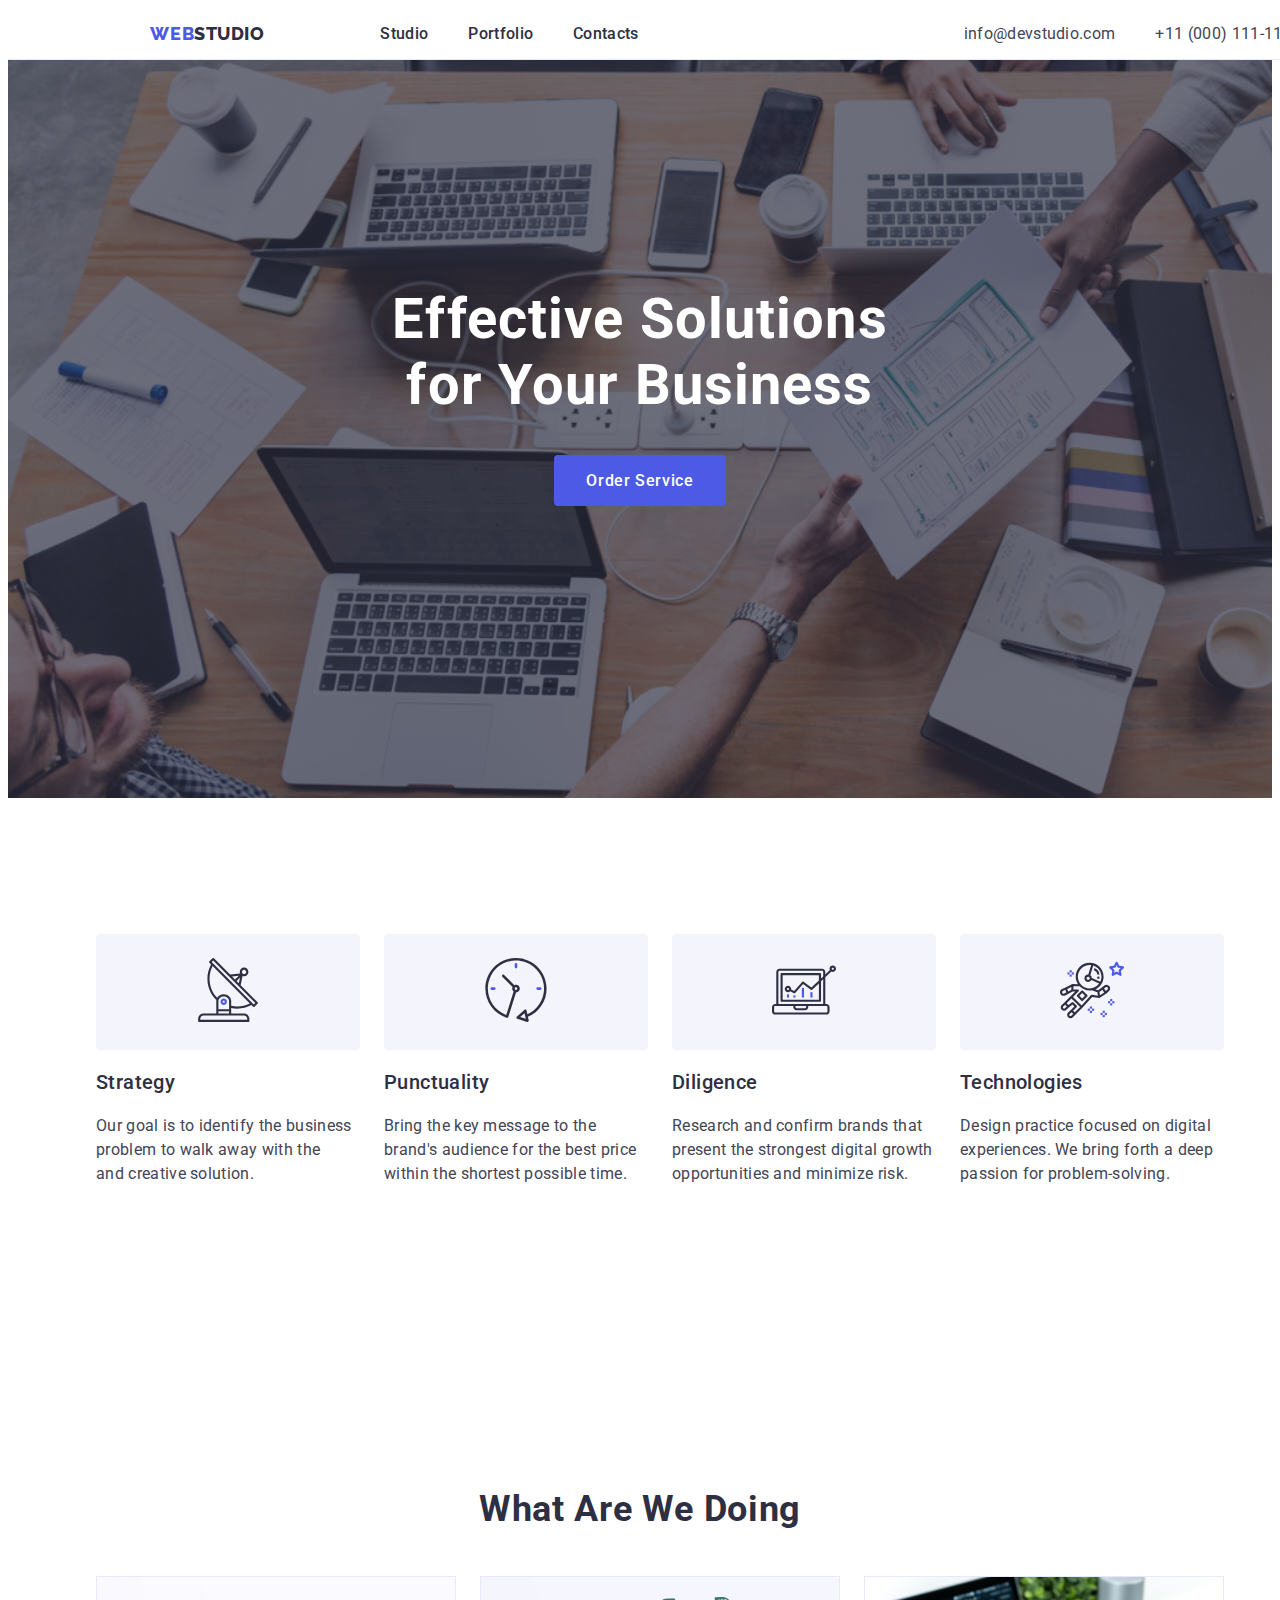
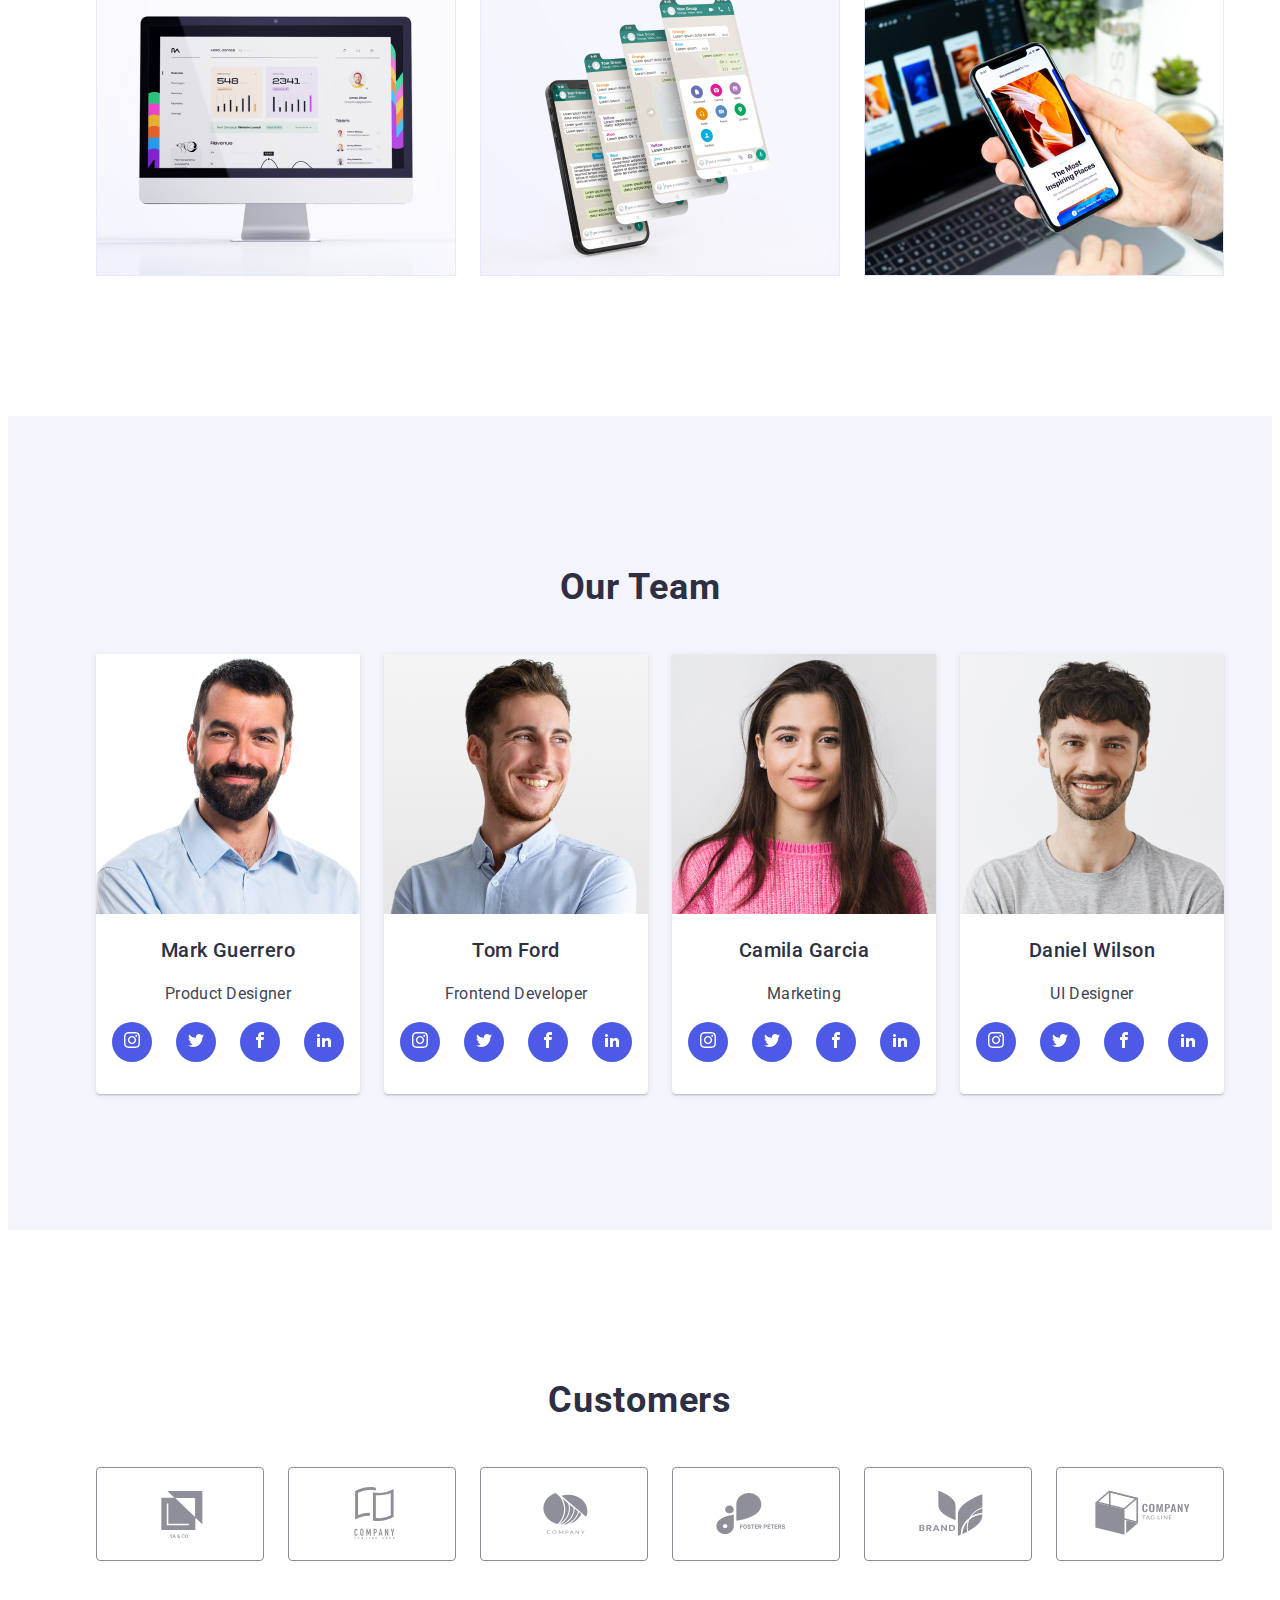
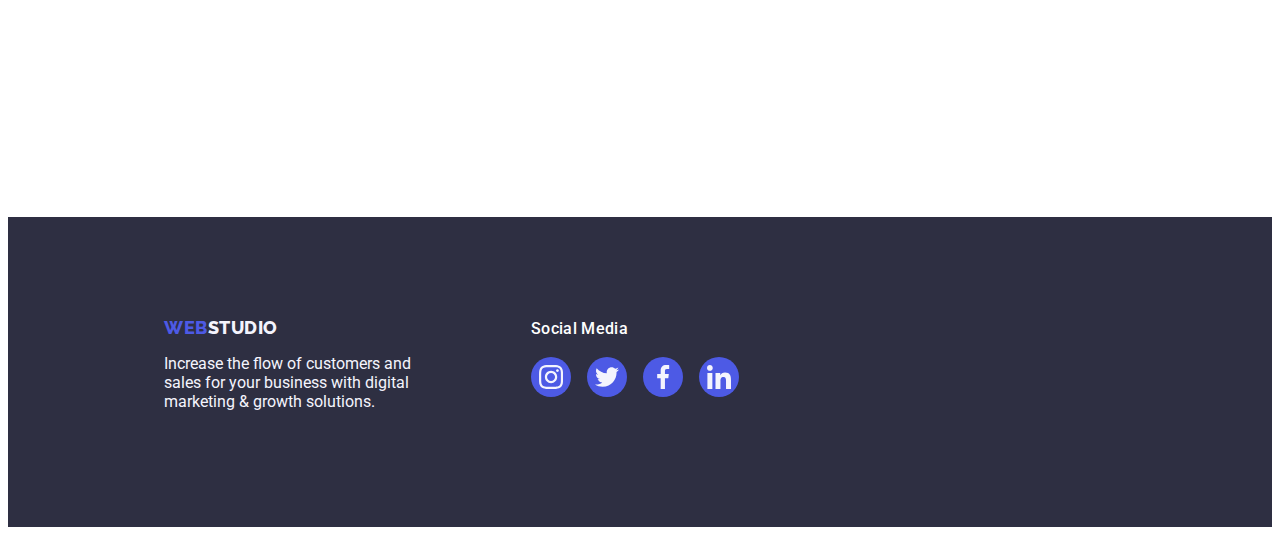
<file: index.html>
<!DOCTYPE html>
<html lang="en">
  <head>
    <meta charset="UTF-8" />
    <meta name="viewport" content="width=device-width, initial-scale=1.0" />
    <title>Studio</title>
    <link rel="preconnect" href="https://fonts.googleapis.com" />
    <link rel="preconnect" href="https://fonts.gstatic.com" crossorigin />
    <link
      href="https://fonts.googleapis.com/css2?family=Raleway:wght@800&family=Roboto:wght@400;500;700;900&display=swap"
      rel="stylesheet"
    />
    <link rel="stylesheet" href="css/styles.css" />
  </head>
  <body>
    <!-- HEADER -->
    <header class="header d-flex container">
      <!-- LOGO -->
      <div class="d-flex">
        <a href="#" class="logo-header link"><span>WEB</span>STUDIO</a>
        <!-- NAVIGATION BAR -->
        <nav class="navigation-bar">
          <ul class="header-list list">
            <li class="header-item">
              <a class="header-link link" href="index.html">Studio</a>
            </li>
            <li class="header-item">
              <a class="header-link link" href="portfolio.html">Portfolio</a>
            </li>
            <li class="header-item">
              <a class="header-link link" href="#">Contacts</a>
            </li>
          </ul>
        </nav>
      </div>
      <ul class="header-contact-info list">
        <li>
          <a
            class="header-contact-info-link link"
            href="mailto:info@devstudio.com"
            >info@devstudio.com</a
          >
        </li>
        <li>
          <a class="header-contact-info-link link" href="tel:+11(000)111-11-11"
            >+11 (000) 111-11-11</a
          >
        </li>
      </ul>
    </header>
    <main>
      <!-- MAIN HEADING -->
      <section class="hero">
        <h1 class="hero-header">
          Effective Solutions <br />
          for Your Business
        </h1>
        <button type="button" class="hero-button button">Order Service</button>
      </section>
      <!-- ADVANTAGES SECTION -->
      <section class="advantages section">
        <ul class="advantages-list list">
          <li class="advantages-item">
            <div class="advantages-icon icon">
              <svg class="svg" width="64" height="64">
                <use href="./images/icons.svg#antenna"></use>
              </svg>
            </div>
            <h3 class="advantages-title header-three">Strategy</h3>
            <p class="advantages-description description">
              Our goal is to identify the business<br />problem to walk away
              with the<br />and creative solution.
            </p>
          </li>
          <li class="advantages-item">
            <div class="advantages-icon icon">
              <svg class="svg" width="64" height="64">
                <use href="./images/icons.svg#clock"></use>
              </svg>
            </div>
            <h3 class="advantages-title header-three">Punctuality</h3>
            <p class="advantages-description description">
              Bring the key message to the<br />brand's audience for the best
              price<br />within the shortest possible time.
            </p>
          </li>
          <li class="advantages-item">
            <div class="advantages-icon icon">
              <svg class="svg" width="64" height="64">
                <use href="./images/icons.svg#computer"></use>
              </svg>
            </div>
            <h3 class="advantages-title header-three">Diligence</h3>
            <p class="advantages-description description">
              Research and confirm brands that<br />present the strongest
              digital growth<br />opportunities and minimize risk.
            </p>
          </li>
          <li class="advantages-item">
            <div class="advantages-icon icon">
              <svg class="svg" width="64" height="64">
                <use href="./images/icons.svg#astronaut"></use>
              </svg>
            </div>
            <h3 class="advantages-title header-three">Technologies</h3>
            <p class="advantages-description description">
              Design practice focused on digital<br />experiences. We bring
              forth a deep<br />passion for problem-solving.
            </p>
          </li>
        </ul>
      </section>
      <!-- WHAT ARE WE DOING SECTION -->
      <section class="services section">
        <h2 class="services-header subheader">What Are We Doing</h2>
        <div class="d-flex">
          <ul class="services-list list">
            <li class="services-item">
              <img
                src="images/monitor.jpg"
                alt="monitor"
                width="360"
                height="300"
              />
            </li>
            <li class="services-item">
              <img
                src="images/whatsapp.jpg"
                alt="whatsapp"
                width="360"
                height="300"
              />
            </li>
            <li class="services-item">
              <img
                src="images/cellphone.jpg"
                alt="cellphone"
                width="360"
                height="300"
              />
            </li>
          </ul>
        </div>
      </section>
      <!-- OUR TEAM SECTION -->
      <section class="team section">
        <h2 class="team-header subheader">Our Team</h2>
        <div class="d-flex">
          <ul class="team-members-list list">
            <li class="team-members-item">
              <img
                src="images/mark.jpg"
                alt="Mark Guerrero"
                width="264"
                height="260"
              />
              <h3 class="team-member-name header-three">Mark Guerrero</h3>
              <p class="team-member-position description">Product Designer</p>
              <div>
                <ul class="team-socials-list list">
                  <li class="team-socials icon">
                    <a href="#">
                      <svg class="svg" width="16" height="16">
                        <use href="./images/icons.svg#instagram"></use>
                      </svg>
                    </a>
                  </li>
                  <li class="team-socials">
                    <a href="#">
                      <svg class="svg" width="16" height="16">
                        <use href="./images/icons.svg#twitter"></use>
                      </svg>
                    </a>
                  </li>
                  <li class="team-socials">
                    <a href="#">
                      <svg class="svg" width="16" height="16">
                        <use href="./images/icons.svg#facebook"></use>
                      </svg>
                    </a>
                  </li>
                  <li class="team-socials">
                    <a href="#">
                      <svg class="svg" width="16" height="16">
                        <use href="./images/icons.svg#linkedin"></use>
                      </svg>
                    </a>
                  </li>
                </ul>
              </div>
            </li>
            <li class="team-members-item">
              <img
                src="images/tom.jpg"
                alt="Tom Ford"
                width="264"
                height="260"
              />
              <h3 class="team-member-name header-three">Tom Ford</h3>
              <p class="team-member-position description">Frontend Developer</p>
              <div>
                <ul class="team-socials-list list">
                  <li class="team-socials icon">
                    <a href="#">
                      <svg class="svg" width="16" height="16">
                        <use href="./images/icons.svg#instagram"></use>
                      </svg>
                    </a>
                  </li>
                  <li class="team-socials">
                    <a href="#">
                      <svg class="svg" width="16" height="16">
                        <use href="./images/icons.svg#twitter"></use>
                      </svg>
                    </a>
                  </li>
                  <li class="team-socials">
                    <a href="#">
                      <svg class="svg" width="16" height="16">
                        <use href="./images/icons.svg#facebook"></use>
                      </svg>
                    </a>
                  </li>
                  <li class="team-socials">
                    <a href="#">
                      <svg class="svg" width="16" height="16">
                        <use href="./images/icons.svg#linkedin"></use>
                      </svg>
                    </a>
                  </li>
                </ul>
              </div>
            </li>
            <li class="team-members-item">
              <img
                src="images/camila.jpg"
                alt="Camila Garcia"
                width="264"
                height="260"
              />
              <h3 class="team-member-name header-three">Camila Garcia</h3>
              <p class="team-member-position description">Marketing</p>
              <div>
                <ul class="team-socials-list list">
                  <li class="team-socials icon">
                    <a href="#">
                      <svg class="svg" width="16" height="16">
                        <use href="./images/icons.svg#instagram"></use>
                      </svg>
                    </a>
                  </li>
                  <li class="team-socials">
                    <a href="#">
                      <svg class="svg" width="16" height="16">
                        <use href="./images/icons.svg#twitter"></use>
                      </svg>
                    </a>
                  </li>
                  <li class="team-socials">
                    <a href="#">
                      <svg class="svg" width="16" height="16">
                        <use href="./images/icons.svg#facebook"></use>
                      </svg>
                    </a>
                  </li>
                  <li class="team-socials">
                    <a href="#">
                      <svg class="svg" width="16" height="16">
                        <use href="./images/icons.svg#linkedin"></use>
                      </svg>
                    </a>
                  </li>
                </ul>
              </div>
            </li>
            <li class="team-members-item">
              <img
                src="images/daniel.jpg"
                alt="Daniel Wilson"
                width="264"
                height="260"
              />
              <h3 class="team-member-name header-three">Daniel Wilson</h3>
              <p class="team-member-position description">UI Designer</p>
              <div>
                <ul class="team-socials-list list">
                  <li class="team-socials icon">
                    <a href="#">
                      <svg class="svg" width="16" height="16">
                        <use href="./images/icons.svg#instagram"></use>
                      </svg>
                    </a>
                  </li>
                  <li class="team-socials icon">
                    <a href="#">
                      <svg class="svg" width="16" height="16">
                        <use href="./images/icons.svg#twitter"></use>
                      </svg>
                    </a>
                  </li>
                  <li class="team-socials icon">
                    <a href="#">
                      <svg class="svg" width="16" height="16">
                        <use href="./images/icons.svg#facebook"></use>
                      </svg>
                    </a>
                  </li>
                  <li class="team-socials icon">
                    <a href="#">
                      <svg class="svg" width="16" height="16">
                        <use href="./images/icons.svg#linkedin"></use>
                      </svg>
                    </a>
                  </li>
                </ul>
              </div>
            </li>
          </ul>
        </div>
      </section>
    </main>
    <!-- CUSTOMERS SECTION -->
    <section class="customers section">
      <h2 class="customers-header subheader">Customers</h2>
      <div class="d-flex">
        <ul class="customers-list list">
          <li class="customers-list-item">
            <a class="customers-link" href="#">
              <svg class="svg" width="104" height="56">
                <use href="./images/icons.svg#Logo1"></use>
              </svg>
            </a>
          </li>
          <li class="customers-list-item">
            <a href="#">
              <svg class="svg" width="104" height="56">
                <use href="./images/icons.svg#Logo2"></use>
              </svg>
            </a>
          </li>
          <li class="customers-list-item">
            <a href="#">
              <svg class="svg" width="104" height="56">
                <use href="./images/icons.svg#Logo3"></use>
              </svg>
            </a>
          </li>
          <li class="customers-list-item">
            <a href="#">
              <svg class="svg" width="104" height="56">
                <use href="./images/icons.svg#Logo4"></use>
              </svg>
            </a>
          </li>
          <li class="customers-list-item">
            <a href="#">
              <svg class="svg" width="104" height="56">
                <use href="./images/icons.svg#Logo5"></use>
              </svg>
            </a>
          </li>
          <li class="customers-list-item">
            <a href="#">
              <svg class="svg" width="104" height="56">
                <use href="./images/icons.svg#Logo6"></use>
              </svg>
            </a>
          </li>
        </ul>
      </div>
    </section>
    <!-- FOOTER -->
    <footer class="footer">
      <section class="footer-description-section">
        <a href="#" class="logo-footer link"><span>WEB</span>STUDIO</a>
        <p class="p-footer">
          Increase the flow of customers and <br />
          sales for your business with digital <br />
          marketing & growth solutions.
        </p>
      </section>
      <section class="social-media-section">
        <p class="social-media-title">Social Media</p>
        <div class="social-media">
          <ul class="social-media-list list">
            <li class="social-media-item">
              <a class="social-media-icon icon" href="#">
                <svg class="svg" width="24" height="24">
                  <use href="./images/icons.svg#instagram2"></use>
                </svg>
              </a>
            </li>
            <li class="social-media-item">
              <a class="social-media-icon icon" href="#">
                <svg class="svg" width="24" height="24">
                  <use href="./images/icons.svg#twitter2"></use>
                </svg>
              </a>
            </li>
            <li class="social-media-item">
              <a class="social-media-icon icon" href="#">
                <svg class="svg" width="24" height="24">
                  <use href="./images/icons.svg#facebook2"></use>
                </svg>
              </a>
            </li>
            <li class="social-media-item">
              <a class="social-media-icon icon" href="#">
                <svg class="svg" width="24" height="24">
                  <use href="./images/icons.svg#linkedin2"></use>
                </svg>
              </a>
            </li>
          </ul>
        </div>
      </section>
    </footer>
  </body>
</html>
</file>
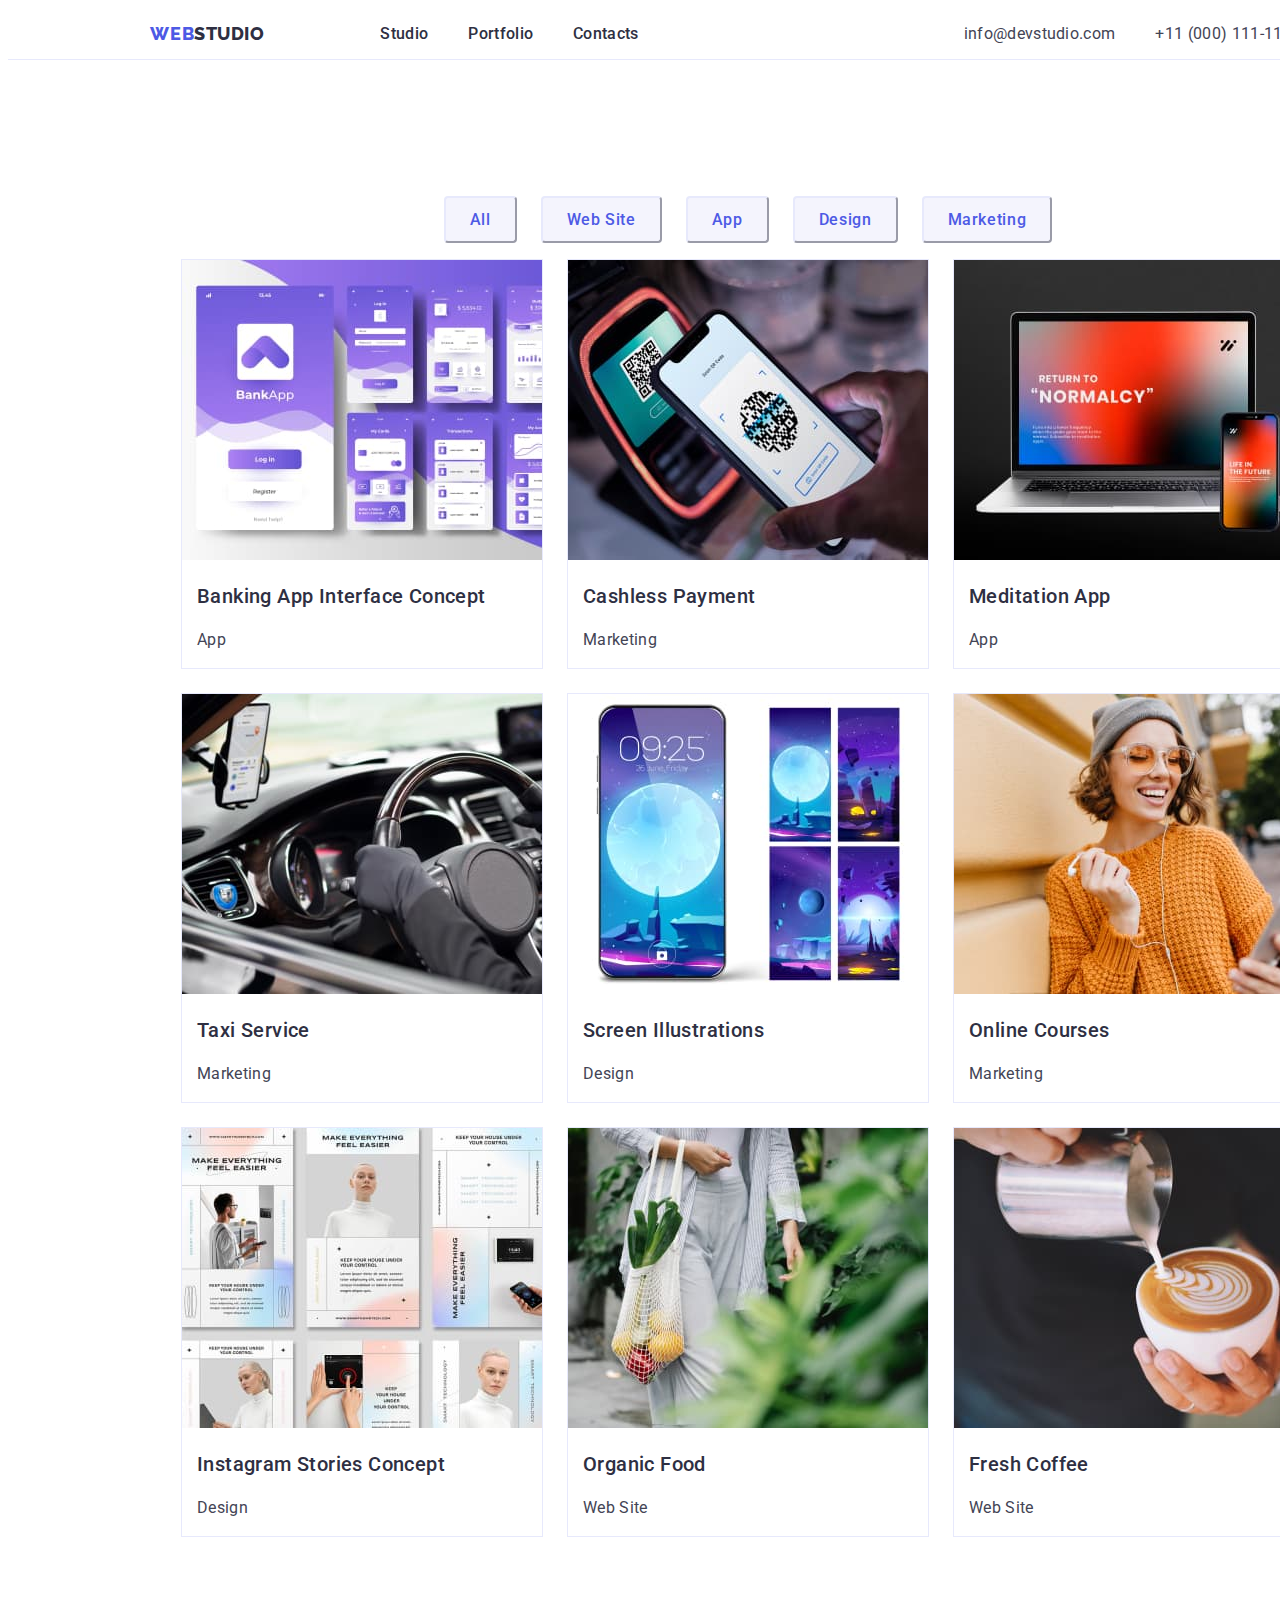
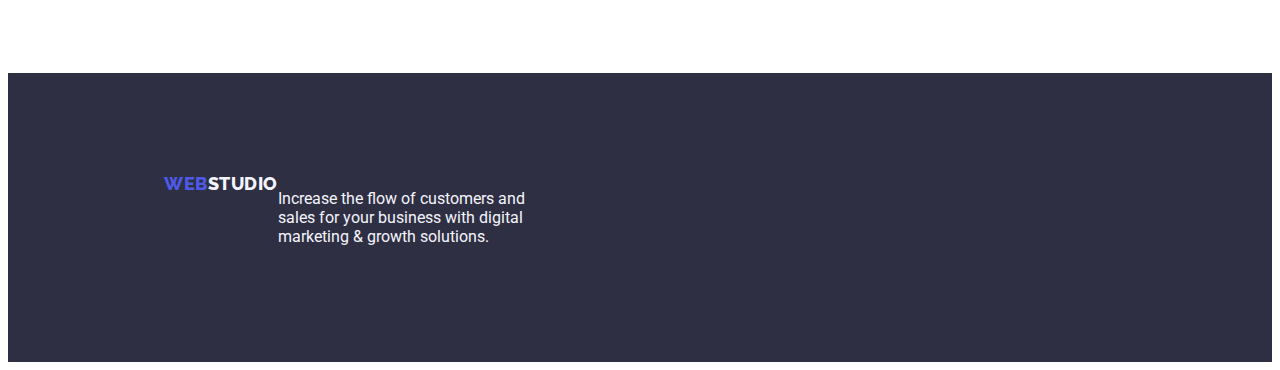
<file: portfolio.html>
<!DOCTYPE html>
<html lang="en">
  <head>
    <meta charset="UTF-8" />
    <meta name="viewport" content="width=device-width, initial-scale=1.0" />
    <title>Portfolio</title>
    <link rel="preconnect" href="https://fonts.googleapis.com" />
    <link rel="preconnect" href="https://fonts.gstatic.com" crossorigin />
    <link
      href="https://fonts.googleapis.com/css2?family=Raleway:wght@800&family=Roboto:wght@400;500;700;900&display=swap"
      rel="stylesheet"
    />
    <link rel="stylesheet" href="css/styles.css" />
  </head>
  <body>
    <!-- HEADER -->
    <header class="header d-flex container">
      <div class="d-flex">
        <!-- LOGO -->
        <a href="#" class="logo-header link"><span>WEB</span>STUDIO</a>
        <!-- NAVIGATION BAR -->
        <nav class="navigation-bar">
          <ul class="header-list list">
            <li class="header-item">
              <a class="header-link link" href="index.html">Studio</a>
            </li>
            <li class="header-item">
              <a class="header-link link" href="portfolio.html">Portfolio</a>
            </li>
            <li class="header-item">
              <a class="header-link link" href="#">Contacts</a>
            </li>
          </ul>
        </nav>
      </div>
      <ul class="header-contact-info list">
        <li>
          <a
            class="header-contact-info-link link"
            href="mailto:info@devstudio.com"
            >info@devstudio.com</a
          >
        </li>
        <li>
          <a class="header-contact-info-link link" href="tel:+11(000)111-11-11"
            >+11 (000) 111-11-11</a
          >
        </li>
      </ul>
    </header>
    <main>
      <!-- PORTFOLIO MAIN MENU -->
      <section class="portfolio-menu container section">
        <ul class="portfolio-menu-list list d-flex">
          <li>
            <button type="button" class="portfolio-menu-button button">
              All
            </button>
          </li>
          <li>
            <button type="button" class="portfolio-menu-button button">
              Web Site
            </button>
          </li>
          <li>
            <button type="button" class="portfolio-menu-button button">
              App
            </button>
          </li>
          <li>
            <button type="button" class="portfolio-menu-button button">
              Design
            </button>
          </li>
          <li>
            <button type="button" class="portfolio-menu-button button">
              Marketing
            </button>
          </li>
        </ul>
        <!-- SERVICES OFFERED SUMMARY -->
        <ul class="services-menu list d-flex">
          <li class="services-menu-item">
            <img
              src="images/banking-app.jpg"
              alt="Banking App Interface"
              width="360"
              height="300"
            />
            <h3 class="services-menu-title header-three">
              Banking App Interface Concept
            </h3>
            <p class="services-menu-description description">App</p>
          </li>
          <li class="services-menu-item">
            <img
              src="images/cashless-payment.jpg"
              alt="Scan to Pay"
              width="360"
              height="300"
            />
            <h3 class="services-menu-title header-three">Cashless Payment</h3>
            <p class="services-menu-description description">Marketing</p>
          </li>
          <li class="services-menu-item">
            <img
              src="images/meditation-app.jpg"
              alt="Meditation App on Laptop and Phone"
              width="360"
              height="300"
            />
            <h3 class="services-menu-title header-three">Meditation App</h3>
            <p class="services-menu-description description">App</p>
          </li>
          <li class="services-menu-item">
            <img
              src="images/taxi-service.jpg"
              alt="Driving Taxi"
              width="360"
              height="300"
            />
            <h3 class="services-menu-title header-three">Taxi Service</h3>
            <p class="services-menu-description description">Marketing</p>
          </li>
          <li class="services-menu-item">
            <img
              src="images/screen-illustrations.jpg"
              alt="Screen Illustrations"
              width="360"
              height="300"
            />
            <h3 class="services-menu-title header-three">
              Screen Illustrations
            </h3>
            <p class="services-menu-description description">Design</p>
          </li>
          <li class="services-menu-item">
            <img
              src="images/online-courses.jpg"
              alt="Girl Browsing on Phone"
              width="360"
              height="300"
            />
            <h3 class="services-menu-title header-three">Online Courses</h3>
            <p class="services-menu-description description">Marketing</p>
          </li>
          <li class="services-menu-item">
            <img
              src="images/instagram-stories-concept.jpg"
              alt="Instagram Stories Concept"
              width="360"
              height="300"
            />
            <h3 class="services-menu-title header-three">
              Instagram Stories Concept
            </h3>
            <p class="services-menu-description description">Design</p>
          </li>
          <li class="services-menu-item">
            <img
              src="images/organic-food.jpg"
              alt="Shopping Fresh Vegetables"
              width="360"
              height="300"
            />
            <h3 class="services-menu-title header-three">Organic Food</h3>
            <p class="services-menu-description description">Web Site</p>
          </li>
          <li class="services-menu-item">
            <img
              src="images/fresh-coffee.jpg"
              alt="Coffee Art"
              width="360"
              height="300"
            />
            <h3 class="services-menu-title header-three">Fresh Coffee</h3>
            <p class="services-menu-description description">Web Site</p>
          </li>
        </ul>
      </section>
    </main>
    <footer class="footer">
      <a href="#" class="logo-footer link"><span>WEB</span>STUDIO</a>
      <p class="p-footer">
        Increase the flow of customers and <br />
        sales for your business with digital <br />
        marketing & growth solutions.
      </p>
    </footer>
  </body>
</html>
</file>
<file: css/styles.css>
:root {
  --IRIS: #4d5ae5;
  --NAVY-BLUE: #2e2f42;
  --WHITE: #fff;
  --CLOUD: #f4f4fd;
  --SLATE: #434455;
  --CORNFLOWER: #e7e9fc;
  --OCEAN: #404bbf;
  --LIGHT-SLATE: #8e8f99;
  --GREY: #2e2f42b2;
}
* {
  box-sizing: border-box;
}
/* GENERAL STYLES */
body {
  font-family: "Roboto", sans-serif;
}
.header-three {
  color: var(--NAVY-BLUE);
  font-size: 20px;
  font-weight: 500;
  letter-spacing: 0.4px;
}
.description {
  color: var(--SLATE);
  font-size: 16px;
  font-weight: 400;
  letter-spacing: 0.32px;
  line-height: 24px;
}
.container {
  width: 1440px;
}
.d-flex {
  display: flex;
  justify-content: center;
}
.list {
  list-style-type: none;
  display: flex;
}
.section {
  padding-top: 120px;
  padding-bottom: 120px;
}
/* END OF GENERAL STYLES */

/* STUDIO STYLES */
/* HEADER STYLES */
.header {
  align-items: center;
  justify-content: space-around;
  border-bottom: 1px solid var(--CORNFLOWER);
  background-color: var(--WHITE);
}
.header .d-flex {
  align-items: center;
}
.header .list {
  gap: 40px;
}
.link {
  text-decoration: none;
}
.logo-header {
  color: var(--NAVY-BLUE);
  font-family: "Raleway", sans-serif;
  font-size: 18px;
  font-weight: 800;
  letter-spacing: 0.54px;
  margin-right: 76px;
}
.logo-header span {
  color: var(--IRIS);
}
.header-link {
  font-size: 16px;
  font-weight: 500;
  color: var(--NAVY-BLUE);
  letter-spacing: 0.32px;
}
.header-link:hover {
  color: var(--IRIS);
}
.header-link:focus {
  color: var(--IRIS);
}
a[href="mailto:info@devstudio.com"] {
  font-size: 16px;
  color: var(--SLATE);
  font-weight: 400;
  letter-spacing: 0.32px;
}
a[href="tel:+11(000)111-11-11"] {
  font-size: 16px;
  color: var(--SLATE);
  font-weight: 400;
  letter-spacing: 0.32px;
}
a[href="mailto:info@devstudio.com"]:hover {
  color: var(--IRIS);
}
a[href="tel:+11(000)111-11-11"]:hover {
  color: var(--IRIS);
}
a[href="mailto:info@devstudio.com"]:focus {
  color: var(--IRIS);
}
a[href="tel:+11(000)111-11-11"]:focus {
  color: var(--IRIS);
}
/* END OF HEADER STYLES */
/* FIRST SECTION STYLES */
.hero {
  background: linear-gradient(rgba(46, 47, 66, 0.7), rgba(46, 47, 66, 0.7)),
    url("../images/people-office.jpg");
  background-size: cover;
  text-align: center;
  padding-top: 188px;
  padding-bottom: 292px;
}
.hero-header {
  color: var(--WHITE);
  text-align: center;
  font-size: 56px;
  font-weight: 700;
  letter-spacing: 1.12px;
}
.hero-button {
  background-color: var(--IRIS);
  color: var(--WHITE);
  font-size: 16px;
  font-weight: 500;
  letter-spacing: 0.64px;
  font-family: inherit;
  border: none;
  border-radius: 4px;
  padding: 16px 32px;
}
.hero-button:hover {
  cursor: pointer;
  background-color: var(--SLATE);
}
.hero-button:focus {
  background-color: var(--SLATE);
}
/* END OF FIRST SECTION STYLES */
/* ADVANTAGES STYLES */
.advantages-header {
  font-size: 20px;
  font-weight: 500;
  letter-spacing: 0.4px;
  color: var(--NAVY-BLUE);
}
.advantages-description {
  color: var(--SLATE);
  font-size: 16px;
  font-weight: 400;
  letter-spacing: 0.32px;
}
.advantages {
  flex-direction: column;
}
.advantages .list {
  justify-content: center;
  gap: 24px;
}
.advantages-icon {
  background-color: var(--CLOUD);
  padding: 24px 100px;
  border-radius: 4px;
}
/* END OF VISSION MISSION STYLES */
/* WHAT ARE WE DOING SECTION STYLES*/
.subheader {
  text-align: center;
  color: var(--NAVY-BLUE);
  font-size: 36px;
  font-weight: 700;
  letter-spacing: 0.72px;
}
.services .list {
  gap: 24px;
}
/* END OF WHAT ARE WE DOING SECTION STYLES*/
/* OUR TEAM SECTION STYLES */
.team {
  background-color: var(--CLOUD);
}
.team .list {
  gap: 24px;
}
.team-members-item {
  background-color: white;
  border-radius: 0px 0px 4px 4px;
  text-align: center;
  box-shadow: 0px 2px 1px 0px rgba(46, 47, 66, 0.08),
    0px 1px 1px 0px rgba(46, 47, 66, 0.16),
    0px 1px 6px 0px rgba(46, 47, 66, 0.08);
}
.team-socials-list {
  margin: 0;
  padding: 0;
  justify-content: center;
}
.team-socials {
  background-color: var(--IRIS);
  border-radius: 50%;
  height: 40px;
  width: 40px;
  justify-content: center;
  align-items: center;
  display: flex;
  margin-bottom: 32px;
}
.team-socials svg {
  fill: white;
}
/* END OF OUR TEAM SECTION STYLES */
/* CUSTOMER SECTION STYLES */
.customers {
  margin-bottom: 120px;
}
.customers-list {
  gap: 24px;
}
.customers-list-item {
  width: 168px;
  border: 1px solid var(--LIGHT-SLATE);
  border-radius: 4px;
  display: flex;
  justify-content: space-around;
  align-items: center;
  padding: 16px 32px;
}
.customers-link svg {
  fill: var(--LIGHT-SLATE);
}
/* END OF CUSTOMER SECTION STYLES */
/* FOOTER STYLES */
.footer {
  background-color: var(--NAVY-BLUE);
  padding: 100px 0px 100px 156px;
  display: flex;
}
.logo-footer {
  color: var(--CLOUD);
  font-family: "Raleway", sans-serif;
  font-size: 18px;
  font-weight: 800;
  letter-spacing: 0.54px;
}
.logo-footer span {
  color: var(--IRIS);
}
.p-footer {
  color: var(--CLOUD);
}
.social-media-title {
  color: var(--WHITE);
  font-size: 16px;
  font-weight: 500;
  line-height: 24px;
  letter-spacing: 0.32px;
  text-align: ;
  margin-left: 120px;
  margin-top: 0;
}
.social-media-list {
  margin: 0;
  padding: 0;
  justify-content: center;
  margin-left: 120px;
  gap: 16px;
}
.social-media-icon {
  background-color: var(--IRIS);
  border-radius: 50%;
  height: 40px;
  width: 40px;
  justify-content: center;
  align-items: center;
  display: flex;
}
.social-media-icon svg {
  fill: white;
}
/* END OF FOOTER STYLES */
/* END OF STUDIO STYLES */

/* PORTFOLIO STYLES */
/* PORTFOLIO MAIN MENU STYLES */
.portfolio-menu {
  align-items: center;
}
.portfolio-menu-list {
  gap: 24px;
  justify-content: center;
}
.portfolio-menu-button {
  color: var(--IRIS);
  font-size: 16px;
  font-weight: 500;
  letter-spacing: 0.64px;
  background-color: var(--CLOUD);
  border-color: var(--CORNFLOWER);
  border-radius: 4px;
  padding: 12px 24px;
  font-family: "Roboto", sans-serif;
  gap: 24px;
}
.portfolio-menu-button:hover,
.portfolio-menu-button:focus {
  background-color: var(--OCEAN);
  color: var(--WHITE);
  box-shadow: 0px 2px 2px 0px rgba(0, 0, 0, 0.12),
    0px 2px 1px 0px rgba(0, 0, 0, 0.08), 0px 3px 1px 0px rgba(0, 0, 0, 0.1);
}
/* END OF PORTFOLIO MAIN MENU STYLES */
/* SERVICES MENU STYLES */
.services-menu {
  justify-content: center;
  gap: 24px;
  flex-wrap: wrap;
}
.services-menu-item {
  border: 1px solid var(--CORNFLOWER);
  background-color: var(--WHITE);
}
.services-menu-item:hover {
  box-shadow: 0px 2px 1px 0px rgba(46, 47, 66, 0.08),
    0px 1px 1px 0px rgba(46, 47, 66, 0.16),
    0px 1px 6px 0px rgba(46, 47, 66, 0.08);
}
.services-menu-title,
.services-menu-description {
  padding-left: 15px;
}

/* END OF SERVICES MENU STYLES */
/* END OF PORTFOLIO STYLES */
</file>
